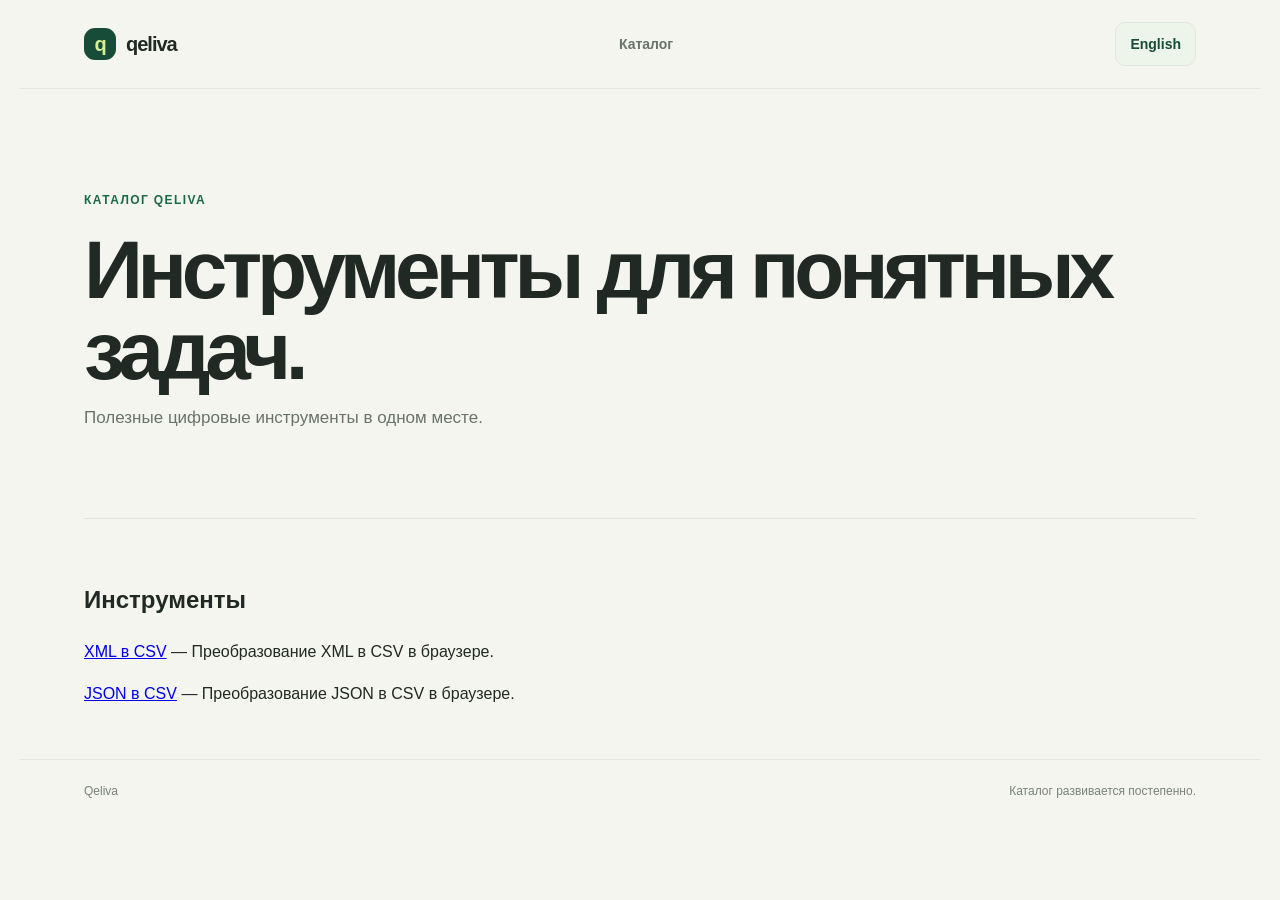
<file: index.html>
<!DOCTYPE html><html lang="ru"><head><meta charset="utf-8"><meta http-equiv="refresh" content="0;url=/ru/"><meta name="robots" content="noindex,follow"><title>Qeliva</title><link rel="icon" href="/favicon.svg" type="image/svg+xml"><link rel="canonical" href="https://qeliva.com/ru/"></head><body><a href="/ru/">Продолжить на русском / Continue in Russian</a></body></html>
</file>
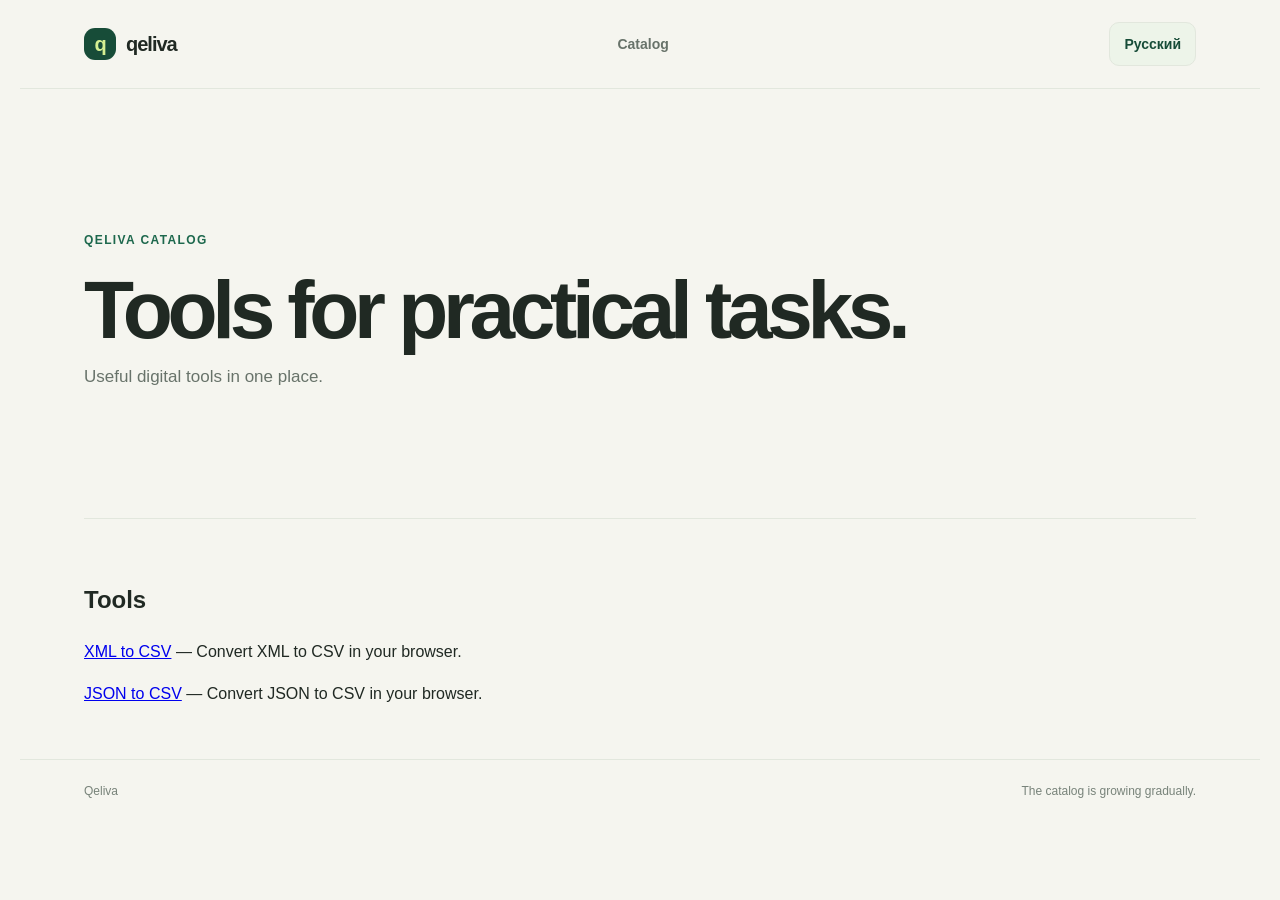
<file: en/index.html>
<!DOCTYPE html><html lang="en"><head><meta charset="utf-8"><meta name="viewport" content="width=device-width, initial-scale=1"><meta name="robots" content="noindex,follow"><meta name="googlebot" content="noindex,follow"><title>Qeliva — Digital tools</title><meta name="description" content="A catalog of useful digital tools."><link rel="canonical" href="https://qeliva.com/en/"><link rel="alternate" hreflang="ru" href="https://qeliva.com/ru/"><link rel="alternate" hreflang="en" href="https://qeliva.com/en/"><link rel="icon" type="image/svg+xml" href="/favicon.svg"><meta property="og:type" content="website"><meta property="og:locale" content="en_US"><meta property="og:site_name" content="Qeliva"><meta property="og:title" content="Qeliva — Digital tools"><meta property="og:description" content="A catalog of useful digital tools."><meta property="og:url" content="https://qeliva.com/en/"><link rel="stylesheet" href="/_astro/tools.CypoteHq.css"><style>.xml-tool[data-astro-cid-jeld22q7]{max-width:900px;margin:auto;padding:54px 0 70px}.xml-tool[data-astro-cid-jeld22q7] h1[data-astro-cid-jeld22q7]{letter-spacing:-.06em;margin:18px 0;font-size:clamp(38px,7vw,64px);line-height:1.05}.xml-tool[data-astro-cid-jeld22q7]>p[data-astro-cid-jeld22q7]:not(.eyebrow){color:var(--muted)}.xml-tool[data-astro-cid-jeld22q7]>label[data-astro-cid-jeld22q7]{margin:20px 0 8px;font-weight:700;display:block}textarea[data-astro-cid-jeld22q7]{resize:vertical;border:1px solid var(--line);width:100%;min-height:200px;color:var(--ink);background:#fbfcf8;border-radius:12px;padding:14px;font:14px/1.5 ui-monospace,monospace}.controls[data-astro-cid-jeld22q7]{flex-wrap:wrap;align-items:end;gap:12px;margin-top:18px;display:flex}.controls[data-astro-cid-jeld22q7]>label[data-astro-cid-jeld22q7]{color:var(--muted);gap:5px;font-size:13px;display:grid}select[data-astro-cid-jeld22q7],button[data-astro-cid-jeld22q7],.file[data-astro-cid-jeld22q7]{font:inherit;border:1px solid var(--line);color:var(--ink);background:#fff;border-radius:10px;min-height:44px;padding:10px 12px}.file[data-astro-cid-jeld22q7]{cursor:pointer;align-items:center;display:inline-flex}.file[data-astro-cid-jeld22q7] input[data-astro-cid-jeld22q7]{opacity:0;width:1px;height:1px;position:absolute}.file[data-astro-cid-jeld22q7]:focus-within{outline-offset:3px;outline:3px solid #92b86b}.check[data-astro-cid-jeld22q7]{align-items:center;max-width:270px;min-height:44px;display:flex!important}.check[data-astro-cid-jeld22q7] input[data-astro-cid-jeld22q7]{width:18px;height:18px;accent-color:var(--green)}button[data-astro-cid-jeld22q7]{background:var(--green);color:#fff;cursor:pointer;border:0;padding-inline:20px;font-weight:700}.notice[data-astro-cid-jeld22q7]{margin:14px 0;font-size:13px}.table-wrap[data-astro-cid-jeld22q7]{border:1px solid var(--line);border-radius:12px;max-width:100%;overflow:auto}table[data-astro-cid-jeld22q7]{border-collapse:collapse;width:100%;font-size:14px}th[data-astro-cid-jeld22q7],td[data-astro-cid-jeld22q7]{text-align:left;border-bottom:1px solid var(--line);overflow-wrap:anywhere;max-width:280px;padding:9px 12px}th[data-astro-cid-jeld22q7]{background:var(--light)}#download[data-astro-cid-jeld22q7]{margin-top:16px}[data-astro-cid-jeld22q7]:focus-visible{outline-offset:3px;outline:3px solid #92b86b}@media (width<=600px){.xml-tool[data-astro-cid-jeld22q7]{padding-top:34px}.controls[data-astro-cid-jeld22q7]>[data-astro-cid-jeld22q7]{width:100%}}@media (prefers-reduced-motion:reduce){[data-astro-cid-jeld22q7],[data-astro-cid-jeld22q7]:before,[data-astro-cid-jeld22q7]:after{scroll-behavior:auto!important;transition:none!important;animation:none!important}}
.json-tool[data-astro-cid-n4jsj2m6]{max-width:900px;margin:auto;padding:54px 0 70px}.json-tool[data-astro-cid-n4jsj2m6] h1[data-astro-cid-n4jsj2m6]{letter-spacing:-.06em;margin:18px 0;font-size:clamp(38px,7vw,64px);line-height:1.05}.json-tool[data-astro-cid-n4jsj2m6]>p[data-astro-cid-n4jsj2m6]:not(.eyebrow){color:var(--muted)}.json-tool[data-astro-cid-n4jsj2m6]>label[data-astro-cid-n4jsj2m6]{margin:20px 0 8px;font-weight:700;display:block}textarea[data-astro-cid-n4jsj2m6]{resize:vertical;border:1px solid var(--line);width:100%;min-height:200px;color:var(--ink);background:#fbfcf8;border-radius:12px;padding:14px;font:14px/1.5 ui-monospace,monospace}.controls[data-astro-cid-n4jsj2m6]{flex-wrap:wrap;align-items:end;gap:12px;margin-top:18px;display:flex}.controls[data-astro-cid-n4jsj2m6]>label[data-astro-cid-n4jsj2m6]{color:var(--muted);gap:5px;font-size:13px;display:grid}select[data-astro-cid-n4jsj2m6],button[data-astro-cid-n4jsj2m6],.file[data-astro-cid-n4jsj2m6]{font:inherit;border:1px solid var(--line);color:var(--ink);background:#fff;border-radius:10px;min-height:44px;padding:10px 12px}.file[data-astro-cid-n4jsj2m6]{cursor:pointer;align-items:center;display:inline-flex}.file[data-astro-cid-n4jsj2m6] input[data-astro-cid-n4jsj2m6]{opacity:0;width:1px;height:1px;position:absolute}.file[data-astro-cid-n4jsj2m6]:focus-within{outline-offset:3px;outline:3px solid #92b86b}.check[data-astro-cid-n4jsj2m6]{align-items:center;max-width:300px;min-height:44px;display:flex!important}.check[data-astro-cid-n4jsj2m6] input[data-astro-cid-n4jsj2m6]{width:18px;height:18px;accent-color:var(--green)}button[data-astro-cid-n4jsj2m6]{background:var(--green);color:#fff;cursor:pointer;border:0;padding-inline:20px;font-weight:700}.notice[data-astro-cid-n4jsj2m6]{margin:14px 0;font-size:13px}.table-wrap[data-astro-cid-n4jsj2m6]{border:1px solid var(--line);border-radius:12px;max-width:100%;overflow:auto}table[data-astro-cid-n4jsj2m6]{border-collapse:collapse;width:100%;font-size:14px}th[data-astro-cid-n4jsj2m6],td[data-astro-cid-n4jsj2m6]{text-align:left;border-bottom:1px solid var(--line);overflow-wrap:anywhere;max-width:280px;padding:9px 12px}th[data-astro-cid-n4jsj2m6]{background:var(--light)}#download[data-astro-cid-n4jsj2m6]{margin-top:16px}[data-astro-cid-n4jsj2m6]:focus-visible{outline-offset:3px;outline:3px solid #92b86b}@media (width<=600px){.json-tool[data-astro-cid-n4jsj2m6]{padding-top:34px}.controls[data-astro-cid-n4jsj2m6]>[data-astro-cid-n4jsj2m6]{width:100%}}@media (prefers-reduced-motion:reduce){[data-astro-cid-n4jsj2m6],[data-astro-cid-n4jsj2m6]:before,[data-astro-cid-n4jsj2m6]:after{scroll-behavior:auto!important;transition:none!important;animation:none!important}}
</style></head><body><a class="skip-link" href="#main">Skip to content</a><header class="site-header"><a class="brand" href="/en/" aria-label="Qeliva home"><span class="brand-mark" aria-hidden="true">q</span><span>qeliva</span></a><nav aria-label="Main navigation"><a href="/en/">Catalog</a></nav><a class="language-switch" href="/ru/" lang="ru" aria-label="Переключить на русский">Русский</a></header><main id="main" class="page-shell"><section class="intro"><p class="eyebrow">Qeliva catalog</p><h1>Tools for practical tasks.</h1><p class="intro-copy">Useful digital tools in one place.</p></section><section class="catalog"><h2>Tools</h2><p><a href="/en/tools/xml-to-csv/">XML to CSV</a> — Convert XML to CSV in your browser.</p><p><a href="/en/tools/json-to-csv/">JSON to CSV</a> — Convert JSON to CSV in your browser.</p></section></main><footer class="site-footer"><span>Qeliva</span><span>The catalog is growing gradually.</span></footer></body></html>
</file>
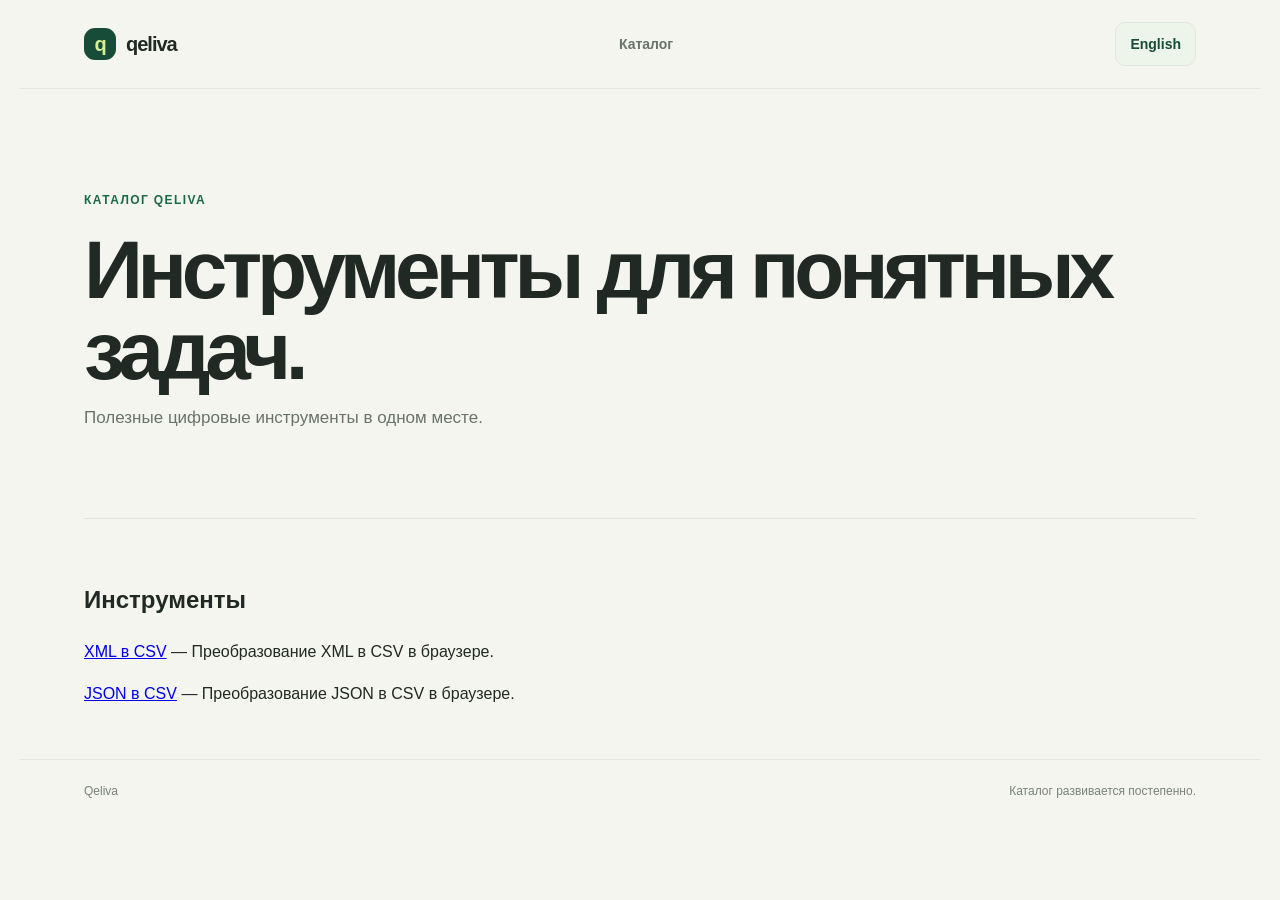
<file: ru/index.html>
<!DOCTYPE html><html lang="ru"><head><meta charset="utf-8"><meta name="viewport" content="width=device-width, initial-scale=1"><meta name="robots" content="noindex,follow"><meta name="googlebot" content="noindex,follow"><title>Qeliva — каталог цифровых инструментов</title><meta name="description" content="Каталог полезных цифровых инструментов."><link rel="canonical" href="https://qeliva.com/ru/"><link rel="alternate" hreflang="ru" href="https://qeliva.com/ru/"><link rel="alternate" hreflang="en" href="https://qeliva.com/en/"><link rel="icon" type="image/svg+xml" href="/favicon.svg"><meta property="og:type" content="website"><meta property="og:locale" content="ru_RU"><meta property="og:site_name" content="Qeliva"><meta property="og:title" content="Qeliva — каталог цифровых инструментов"><meta property="og:description" content="Каталог полезных цифровых инструментов."><meta property="og:url" content="https://qeliva.com/ru/"><link rel="stylesheet" href="/_astro/tools.CypoteHq.css"><style>.xml-tool[data-astro-cid-jeld22q7]{max-width:900px;margin:auto;padding:54px 0 70px}.xml-tool[data-astro-cid-jeld22q7] h1[data-astro-cid-jeld22q7]{letter-spacing:-.06em;margin:18px 0;font-size:clamp(38px,7vw,64px);line-height:1.05}.xml-tool[data-astro-cid-jeld22q7]>p[data-astro-cid-jeld22q7]:not(.eyebrow){color:var(--muted)}.xml-tool[data-astro-cid-jeld22q7]>label[data-astro-cid-jeld22q7]{margin:20px 0 8px;font-weight:700;display:block}textarea[data-astro-cid-jeld22q7]{resize:vertical;border:1px solid var(--line);width:100%;min-height:200px;color:var(--ink);background:#fbfcf8;border-radius:12px;padding:14px;font:14px/1.5 ui-monospace,monospace}.controls[data-astro-cid-jeld22q7]{flex-wrap:wrap;align-items:end;gap:12px;margin-top:18px;display:flex}.controls[data-astro-cid-jeld22q7]>label[data-astro-cid-jeld22q7]{color:var(--muted);gap:5px;font-size:13px;display:grid}select[data-astro-cid-jeld22q7],button[data-astro-cid-jeld22q7],.file[data-astro-cid-jeld22q7]{font:inherit;border:1px solid var(--line);color:var(--ink);background:#fff;border-radius:10px;min-height:44px;padding:10px 12px}.file[data-astro-cid-jeld22q7]{cursor:pointer;align-items:center;display:inline-flex}.file[data-astro-cid-jeld22q7] input[data-astro-cid-jeld22q7]{opacity:0;width:1px;height:1px;position:absolute}.file[data-astro-cid-jeld22q7]:focus-within{outline-offset:3px;outline:3px solid #92b86b}.check[data-astro-cid-jeld22q7]{align-items:center;max-width:270px;min-height:44px;display:flex!important}.check[data-astro-cid-jeld22q7] input[data-astro-cid-jeld22q7]{width:18px;height:18px;accent-color:var(--green)}button[data-astro-cid-jeld22q7]{background:var(--green);color:#fff;cursor:pointer;border:0;padding-inline:20px;font-weight:700}.notice[data-astro-cid-jeld22q7]{margin:14px 0;font-size:13px}.table-wrap[data-astro-cid-jeld22q7]{border:1px solid var(--line);border-radius:12px;max-width:100%;overflow:auto}table[data-astro-cid-jeld22q7]{border-collapse:collapse;width:100%;font-size:14px}th[data-astro-cid-jeld22q7],td[data-astro-cid-jeld22q7]{text-align:left;border-bottom:1px solid var(--line);overflow-wrap:anywhere;max-width:280px;padding:9px 12px}th[data-astro-cid-jeld22q7]{background:var(--light)}#download[data-astro-cid-jeld22q7]{margin-top:16px}[data-astro-cid-jeld22q7]:focus-visible{outline-offset:3px;outline:3px solid #92b86b}@media (width<=600px){.xml-tool[data-astro-cid-jeld22q7]{padding-top:34px}.controls[data-astro-cid-jeld22q7]>[data-astro-cid-jeld22q7]{width:100%}}@media (prefers-reduced-motion:reduce){[data-astro-cid-jeld22q7],[data-astro-cid-jeld22q7]:before,[data-astro-cid-jeld22q7]:after{scroll-behavior:auto!important;transition:none!important;animation:none!important}}
.json-tool[data-astro-cid-n4jsj2m6]{max-width:900px;margin:auto;padding:54px 0 70px}.json-tool[data-astro-cid-n4jsj2m6] h1[data-astro-cid-n4jsj2m6]{letter-spacing:-.06em;margin:18px 0;font-size:clamp(38px,7vw,64px);line-height:1.05}.json-tool[data-astro-cid-n4jsj2m6]>p[data-astro-cid-n4jsj2m6]:not(.eyebrow){color:var(--muted)}.json-tool[data-astro-cid-n4jsj2m6]>label[data-astro-cid-n4jsj2m6]{margin:20px 0 8px;font-weight:700;display:block}textarea[data-astro-cid-n4jsj2m6]{resize:vertical;border:1px solid var(--line);width:100%;min-height:200px;color:var(--ink);background:#fbfcf8;border-radius:12px;padding:14px;font:14px/1.5 ui-monospace,monospace}.controls[data-astro-cid-n4jsj2m6]{flex-wrap:wrap;align-items:end;gap:12px;margin-top:18px;display:flex}.controls[data-astro-cid-n4jsj2m6]>label[data-astro-cid-n4jsj2m6]{color:var(--muted);gap:5px;font-size:13px;display:grid}select[data-astro-cid-n4jsj2m6],button[data-astro-cid-n4jsj2m6],.file[data-astro-cid-n4jsj2m6]{font:inherit;border:1px solid var(--line);color:var(--ink);background:#fff;border-radius:10px;min-height:44px;padding:10px 12px}.file[data-astro-cid-n4jsj2m6]{cursor:pointer;align-items:center;display:inline-flex}.file[data-astro-cid-n4jsj2m6] input[data-astro-cid-n4jsj2m6]{opacity:0;width:1px;height:1px;position:absolute}.file[data-astro-cid-n4jsj2m6]:focus-within{outline-offset:3px;outline:3px solid #92b86b}.check[data-astro-cid-n4jsj2m6]{align-items:center;max-width:300px;min-height:44px;display:flex!important}.check[data-astro-cid-n4jsj2m6] input[data-astro-cid-n4jsj2m6]{width:18px;height:18px;accent-color:var(--green)}button[data-astro-cid-n4jsj2m6]{background:var(--green);color:#fff;cursor:pointer;border:0;padding-inline:20px;font-weight:700}.notice[data-astro-cid-n4jsj2m6]{margin:14px 0;font-size:13px}.table-wrap[data-astro-cid-n4jsj2m6]{border:1px solid var(--line);border-radius:12px;max-width:100%;overflow:auto}table[data-astro-cid-n4jsj2m6]{border-collapse:collapse;width:100%;font-size:14px}th[data-astro-cid-n4jsj2m6],td[data-astro-cid-n4jsj2m6]{text-align:left;border-bottom:1px solid var(--line);overflow-wrap:anywhere;max-width:280px;padding:9px 12px}th[data-astro-cid-n4jsj2m6]{background:var(--light)}#download[data-astro-cid-n4jsj2m6]{margin-top:16px}[data-astro-cid-n4jsj2m6]:focus-visible{outline-offset:3px;outline:3px solid #92b86b}@media (width<=600px){.json-tool[data-astro-cid-n4jsj2m6]{padding-top:34px}.controls[data-astro-cid-n4jsj2m6]>[data-astro-cid-n4jsj2m6]{width:100%}}@media (prefers-reduced-motion:reduce){[data-astro-cid-n4jsj2m6],[data-astro-cid-n4jsj2m6]:before,[data-astro-cid-n4jsj2m6]:after{scroll-behavior:auto!important;transition:none!important;animation:none!important}}
</style></head><body><a class="skip-link" href="#main">Перейти к содержимому</a><header class="site-header"><a class="brand" href="/ru/" aria-label="Qeliva home"><span class="brand-mark" aria-hidden="true">q</span><span>qeliva</span></a><nav aria-label="Основная навигация"><a href="/ru/">Каталог</a></nav><a class="language-switch" href="/en/" lang="en" aria-label="Switch to English">English</a></header><main id="main" class="page-shell"><section class="intro"><p class="eyebrow">Каталог Qeliva</p><h1>Инструменты для понятных задач.</h1><p class="intro-copy">Полезные цифровые инструменты в одном месте.</p></section><section class="catalog"><h2>Инструменты</h2><p><a href="/ru/tools/xml-to-csv/">XML в CSV</a> — Преобразование XML в CSV в браузере.</p><p><a href="/ru/tools/json-to-csv/">JSON в CSV</a> — Преобразование JSON в CSV в браузере.</p></section></main><footer class="site-footer"><span>Qeliva</span><span>Каталог развивается постепенно.</span></footer></body></html>
</file>
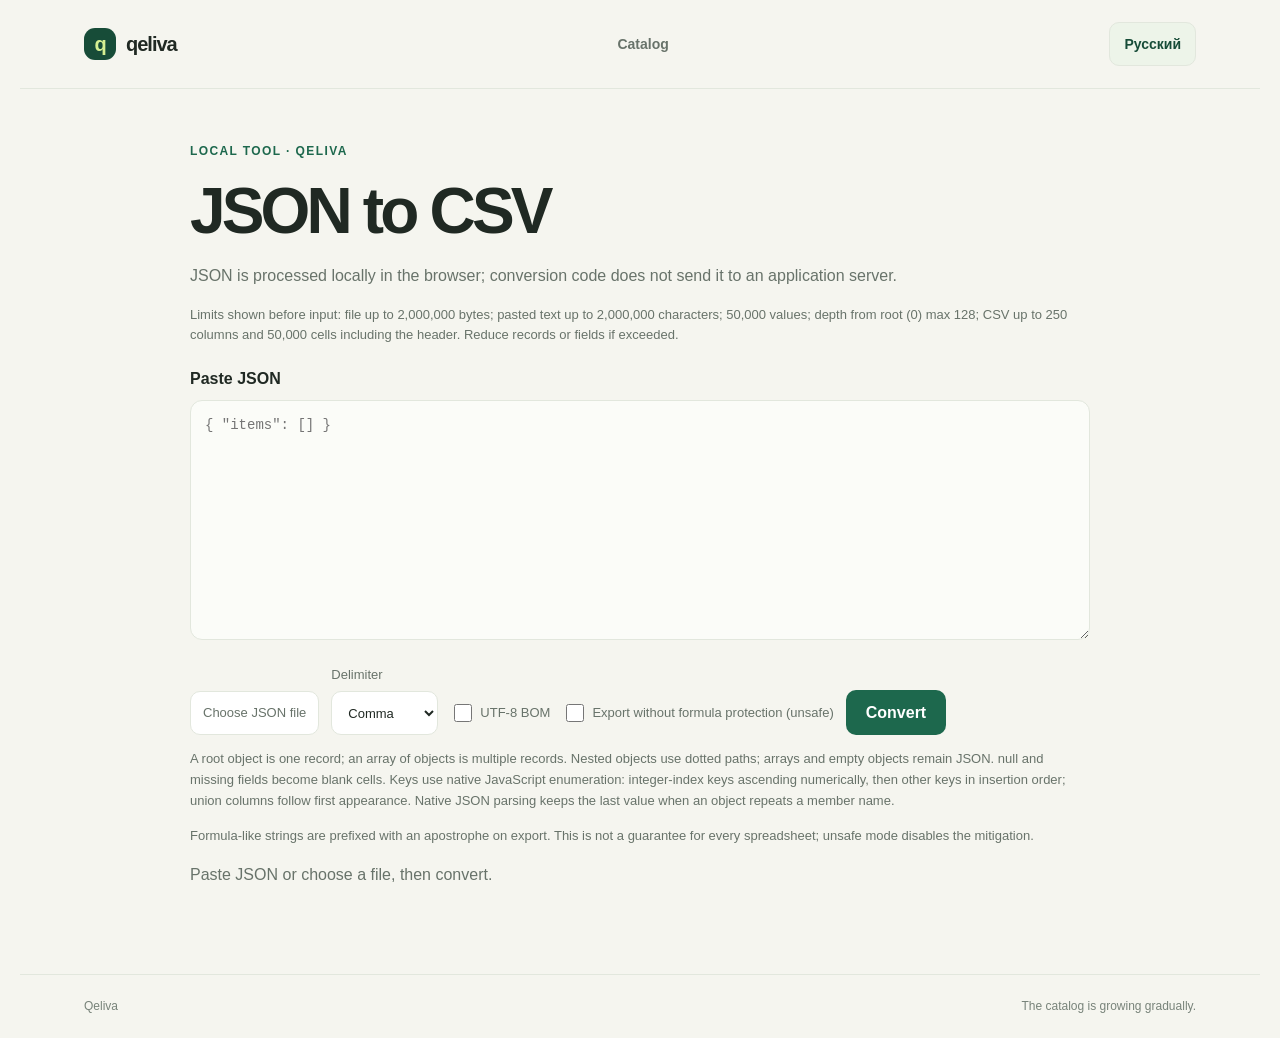
<file: en/tools/json-to-csv/index.html>
<!DOCTYPE html><html lang="en"><head><meta charset="utf-8"><meta name="viewport" content="width=device-width, initial-scale=1"><meta name="robots" content="noindex,follow"><meta name="googlebot" content="noindex,follow"><title>JSON to CSV — Qeliva</title><meta name="description" content="JSON is processed locally in the browser; conversion code does not send it to an application server."><link rel="canonical" href="https://qeliva.com/en/tools/json-to-csv/"><link rel="alternate" hreflang="ru" href="https://qeliva.com/ru/tools/json-to-csv/"><link rel="alternate" hreflang="en" href="https://qeliva.com/en/tools/json-to-csv/"><link rel="icon" type="image/svg+xml" href="/favicon.svg"><meta property="og:type" content="website"><meta property="og:locale" content="en_US"><meta property="og:site_name" content="Qeliva"><meta property="og:title" content="JSON to CSV — Qeliva"><meta property="og:description" content="JSON is processed locally in the browser; conversion code does not send it to an application server."><meta property="og:url" content="https://qeliva.com/en/tools/json-to-csv/"><link rel="stylesheet" href="/_astro/tools.CypoteHq.css"><style>.xml-tool[data-astro-cid-jeld22q7]{max-width:900px;margin:auto;padding:54px 0 70px}.xml-tool[data-astro-cid-jeld22q7] h1[data-astro-cid-jeld22q7]{letter-spacing:-.06em;margin:18px 0;font-size:clamp(38px,7vw,64px);line-height:1.05}.xml-tool[data-astro-cid-jeld22q7]>p[data-astro-cid-jeld22q7]:not(.eyebrow){color:var(--muted)}.xml-tool[data-astro-cid-jeld22q7]>label[data-astro-cid-jeld22q7]{margin:20px 0 8px;font-weight:700;display:block}textarea[data-astro-cid-jeld22q7]{resize:vertical;border:1px solid var(--line);width:100%;min-height:200px;color:var(--ink);background:#fbfcf8;border-radius:12px;padding:14px;font:14px/1.5 ui-monospace,monospace}.controls[data-astro-cid-jeld22q7]{flex-wrap:wrap;align-items:end;gap:12px;margin-top:18px;display:flex}.controls[data-astro-cid-jeld22q7]>label[data-astro-cid-jeld22q7]{color:var(--muted);gap:5px;font-size:13px;display:grid}select[data-astro-cid-jeld22q7],button[data-astro-cid-jeld22q7],.file[data-astro-cid-jeld22q7]{font:inherit;border:1px solid var(--line);color:var(--ink);background:#fff;border-radius:10px;min-height:44px;padding:10px 12px}.file[data-astro-cid-jeld22q7]{cursor:pointer;align-items:center;display:inline-flex}.file[data-astro-cid-jeld22q7] input[data-astro-cid-jeld22q7]{opacity:0;width:1px;height:1px;position:absolute}.file[data-astro-cid-jeld22q7]:focus-within{outline-offset:3px;outline:3px solid #92b86b}.check[data-astro-cid-jeld22q7]{align-items:center;max-width:270px;min-height:44px;display:flex!important}.check[data-astro-cid-jeld22q7] input[data-astro-cid-jeld22q7]{width:18px;height:18px;accent-color:var(--green)}button[data-astro-cid-jeld22q7]{background:var(--green);color:#fff;cursor:pointer;border:0;padding-inline:20px;font-weight:700}.notice[data-astro-cid-jeld22q7]{margin:14px 0;font-size:13px}.table-wrap[data-astro-cid-jeld22q7]{border:1px solid var(--line);border-radius:12px;max-width:100%;overflow:auto}table[data-astro-cid-jeld22q7]{border-collapse:collapse;width:100%;font-size:14px}th[data-astro-cid-jeld22q7],td[data-astro-cid-jeld22q7]{text-align:left;border-bottom:1px solid var(--line);overflow-wrap:anywhere;max-width:280px;padding:9px 12px}th[data-astro-cid-jeld22q7]{background:var(--light)}#download[data-astro-cid-jeld22q7]{margin-top:16px}[data-astro-cid-jeld22q7]:focus-visible{outline-offset:3px;outline:3px solid #92b86b}@media (width<=600px){.xml-tool[data-astro-cid-jeld22q7]{padding-top:34px}.controls[data-astro-cid-jeld22q7]>[data-astro-cid-jeld22q7]{width:100%}}@media (prefers-reduced-motion:reduce){[data-astro-cid-jeld22q7],[data-astro-cid-jeld22q7]:before,[data-astro-cid-jeld22q7]:after{scroll-behavior:auto!important;transition:none!important;animation:none!important}}
.json-tool[data-astro-cid-n4jsj2m6]{max-width:900px;margin:auto;padding:54px 0 70px}.json-tool[data-astro-cid-n4jsj2m6] h1[data-astro-cid-n4jsj2m6]{letter-spacing:-.06em;margin:18px 0;font-size:clamp(38px,7vw,64px);line-height:1.05}.json-tool[data-astro-cid-n4jsj2m6]>p[data-astro-cid-n4jsj2m6]:not(.eyebrow){color:var(--muted)}.json-tool[data-astro-cid-n4jsj2m6]>label[data-astro-cid-n4jsj2m6]{margin:20px 0 8px;font-weight:700;display:block}textarea[data-astro-cid-n4jsj2m6]{resize:vertical;border:1px solid var(--line);width:100%;min-height:200px;color:var(--ink);background:#fbfcf8;border-radius:12px;padding:14px;font:14px/1.5 ui-monospace,monospace}.controls[data-astro-cid-n4jsj2m6]{flex-wrap:wrap;align-items:end;gap:12px;margin-top:18px;display:flex}.controls[data-astro-cid-n4jsj2m6]>label[data-astro-cid-n4jsj2m6]{color:var(--muted);gap:5px;font-size:13px;display:grid}select[data-astro-cid-n4jsj2m6],button[data-astro-cid-n4jsj2m6],.file[data-astro-cid-n4jsj2m6]{font:inherit;border:1px solid var(--line);color:var(--ink);background:#fff;border-radius:10px;min-height:44px;padding:10px 12px}.file[data-astro-cid-n4jsj2m6]{cursor:pointer;align-items:center;display:inline-flex}.file[data-astro-cid-n4jsj2m6] input[data-astro-cid-n4jsj2m6]{opacity:0;width:1px;height:1px;position:absolute}.file[data-astro-cid-n4jsj2m6]:focus-within{outline-offset:3px;outline:3px solid #92b86b}.check[data-astro-cid-n4jsj2m6]{align-items:center;max-width:300px;min-height:44px;display:flex!important}.check[data-astro-cid-n4jsj2m6] input[data-astro-cid-n4jsj2m6]{width:18px;height:18px;accent-color:var(--green)}button[data-astro-cid-n4jsj2m6]{background:var(--green);color:#fff;cursor:pointer;border:0;padding-inline:20px;font-weight:700}.notice[data-astro-cid-n4jsj2m6]{margin:14px 0;font-size:13px}.table-wrap[data-astro-cid-n4jsj2m6]{border:1px solid var(--line);border-radius:12px;max-width:100%;overflow:auto}table[data-astro-cid-n4jsj2m6]{border-collapse:collapse;width:100%;font-size:14px}th[data-astro-cid-n4jsj2m6],td[data-astro-cid-n4jsj2m6]{text-align:left;border-bottom:1px solid var(--line);overflow-wrap:anywhere;max-width:280px;padding:9px 12px}th[data-astro-cid-n4jsj2m6]{background:var(--light)}#download[data-astro-cid-n4jsj2m6]{margin-top:16px}[data-astro-cid-n4jsj2m6]:focus-visible{outline-offset:3px;outline:3px solid #92b86b}@media (width<=600px){.json-tool[data-astro-cid-n4jsj2m6]{padding-top:34px}.controls[data-astro-cid-n4jsj2m6]>[data-astro-cid-n4jsj2m6]{width:100%}}@media (prefers-reduced-motion:reduce){[data-astro-cid-n4jsj2m6],[data-astro-cid-n4jsj2m6]:before,[data-astro-cid-n4jsj2m6]:after{scroll-behavior:auto!important;transition:none!important;animation:none!important}}
</style></head><body><a class="skip-link" href="#main">Skip to content</a><header class="site-header"><a class="brand" href="/en/" aria-label="Qeliva home"><span class="brand-mark" aria-hidden="true">q</span><span>qeliva</span></a><nav aria-label="Main navigation"><a href="/en/">Catalog</a></nav><a class="language-switch" href="/ru/tools/json-to-csv/" lang="ru" aria-label="Переключить на русский">Русский</a></header><main id="main" class="page-shell"><section class="json-tool" data-astro-cid-n4jsj2m6><p class="eyebrow" data-astro-cid-n4jsj2m6>LOCAL TOOL · QELIVA</p><h1 data-astro-cid-n4jsj2m6>JSON to CSV</h1><p data-astro-cid-n4jsj2m6>JSON is processed locally in the browser; conversion code does not send it to an application server.</p><p class="notice" data-astro-cid-n4jsj2m6>Limits shown before input: file up to 2,000,000 bytes; pasted text up to 2,000,000 characters; 50,000 values; depth from root (0) max 128; CSV up to 250 columns and 50,000 cells including the header. Reduce records or fields if exceeded.</p><label for="json" data-astro-cid-n4jsj2m6>Paste JSON</label><textarea id="json" rows="10" spellcheck="false" placeholder="{ &quot;items&quot;: [] }" data-astro-cid-n4jsj2m6></textarea><div class="controls" data-astro-cid-n4jsj2m6><label class="file" data-astro-cid-n4jsj2m6>Choose JSON file<input id="file" type="file" accept=".json,.txt,application/json,text/plain" data-astro-cid-n4jsj2m6></label><label data-astro-cid-n4jsj2m6>Delimiter<select id="delimiter" data-astro-cid-n4jsj2m6><option value="," data-astro-cid-n4jsj2m6>Comma</option><option value=";" data-astro-cid-n4jsj2m6>Semicolon</option><option value="&#9;" data-astro-cid-n4jsj2m6>Tab</option></select></label><label class="check" data-astro-cid-n4jsj2m6><input id="bom" type="checkbox" data-astro-cid-n4jsj2m6> UTF-8 BOM</label><label class="check" data-astro-cid-n4jsj2m6><input id="raw" type="checkbox" data-astro-cid-n4jsj2m6> Export without formula protection (unsafe)</label><button id="convert" type="button" data-astro-cid-n4jsj2m6>Convert</button></div><p class="notice" data-astro-cid-n4jsj2m6>A root object is one record; an array of objects is multiple records. Nested objects use dotted paths; arrays and empty objects remain JSON. null and missing fields become blank cells. Keys use native JavaScript enumeration: integer-index keys ascending numerically, then other keys in insertion order; union columns follow first appearance. Native JSON parsing keeps the last value when an object repeats a member name.</p><p class="notice" data-astro-cid-n4jsj2m6>Formula-like strings are prefixed with an apostrophe on export. This is not a guarantee for every spreadsheet; unsafe mode disables the mitigation.</p><p id="status" role="status" aria-live="polite" data-astro-cid-n4jsj2m6></p><section id="result" hidden data-astro-cid-n4jsj2m6><h2 data-astro-cid-n4jsj2m6>Preview (first 20 rows)</h2><div class="table-wrap" data-astro-cid-n4jsj2m6><table id="table" data-astro-cid-n4jsj2m6></table></div><button id="download" type="button" data-astro-cid-n4jsj2m6>Download CSV</button></section><p id="empty" data-astro-cid-n4jsj2m6>Paste JSON or choose a file, then convert.</p></section><script type="module" src="/_astro/Tool.astro_astro_type_script_index_0_lang.pGhNl9WK.js"></script></main><footer class="site-footer"><span>Qeliva</span><span>The catalog is growing gradually.</span></footer></body></html>
</file>
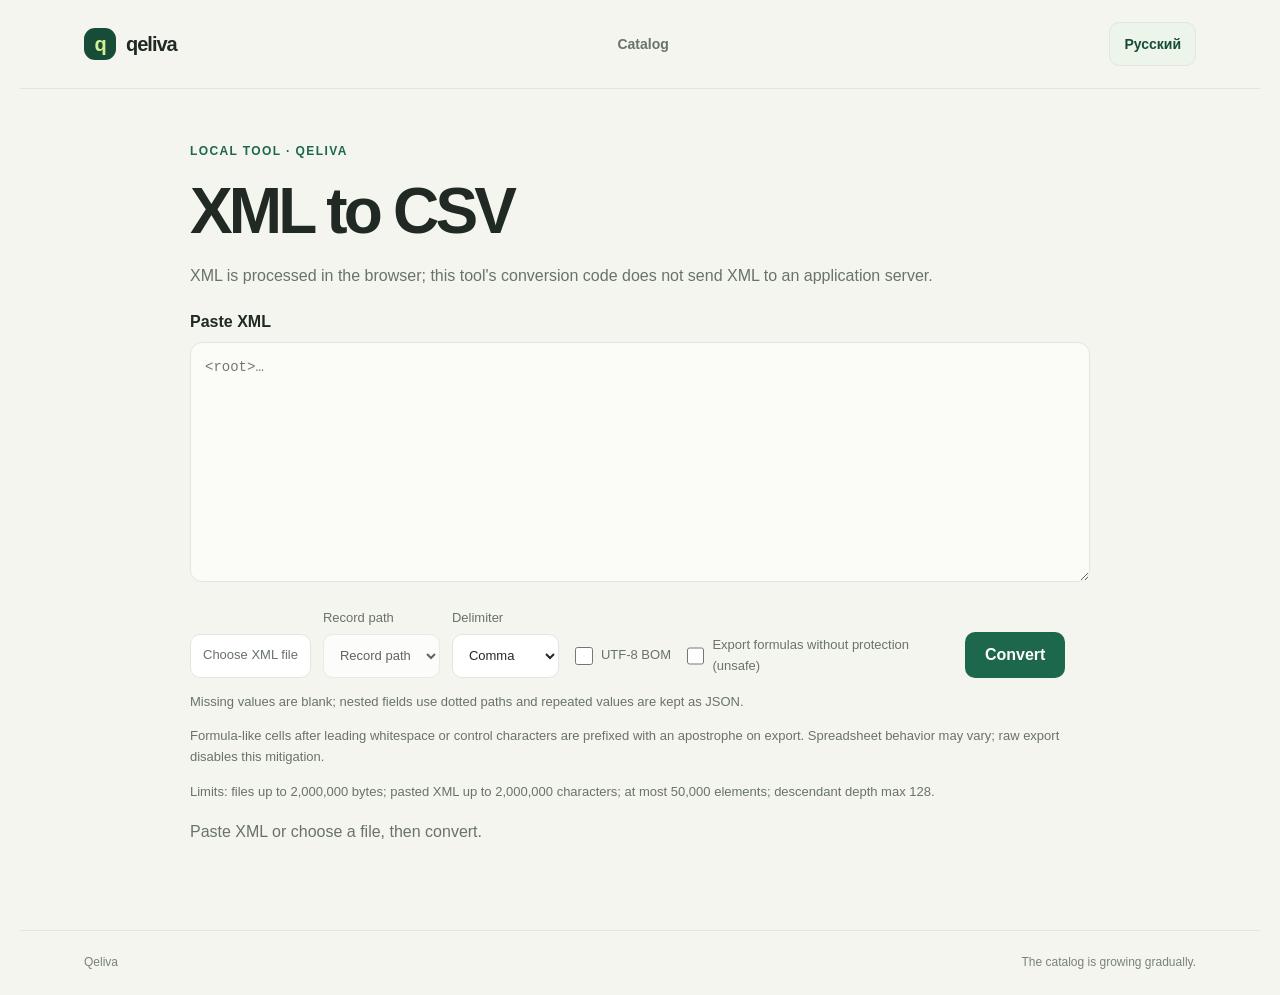
<file: en/tools/xml-to-csv/index.html>
<!DOCTYPE html><html lang="en"><head><meta charset="utf-8"><meta name="viewport" content="width=device-width, initial-scale=1"><meta name="robots" content="noindex,follow"><meta name="googlebot" content="noindex,follow"><title>XML to CSV — Qeliva</title><meta name="description" content="XML is processed in the browser; this tool's conversion code does not send XML to an application server."><link rel="canonical" href="https://qeliva.com/en/tools/xml-to-csv/"><link rel="alternate" hreflang="ru" href="https://qeliva.com/ru/tools/xml-to-csv/"><link rel="alternate" hreflang="en" href="https://qeliva.com/en/tools/xml-to-csv/"><link rel="icon" type="image/svg+xml" href="/favicon.svg"><meta property="og:type" content="website"><meta property="og:locale" content="en_US"><meta property="og:site_name" content="Qeliva"><meta property="og:title" content="XML to CSV — Qeliva"><meta property="og:description" content="XML is processed in the browser; this tool's conversion code does not send XML to an application server."><meta property="og:url" content="https://qeliva.com/en/tools/xml-to-csv/"><link rel="stylesheet" href="/_astro/tools.CypoteHq.css"><style>.xml-tool[data-astro-cid-jeld22q7]{max-width:900px;margin:auto;padding:54px 0 70px}.xml-tool[data-astro-cid-jeld22q7] h1[data-astro-cid-jeld22q7]{letter-spacing:-.06em;margin:18px 0;font-size:clamp(38px,7vw,64px);line-height:1.05}.xml-tool[data-astro-cid-jeld22q7]>p[data-astro-cid-jeld22q7]:not(.eyebrow){color:var(--muted)}.xml-tool[data-astro-cid-jeld22q7]>label[data-astro-cid-jeld22q7]{margin:20px 0 8px;font-weight:700;display:block}textarea[data-astro-cid-jeld22q7]{resize:vertical;border:1px solid var(--line);width:100%;min-height:200px;color:var(--ink);background:#fbfcf8;border-radius:12px;padding:14px;font:14px/1.5 ui-monospace,monospace}.controls[data-astro-cid-jeld22q7]{flex-wrap:wrap;align-items:end;gap:12px;margin-top:18px;display:flex}.controls[data-astro-cid-jeld22q7]>label[data-astro-cid-jeld22q7]{color:var(--muted);gap:5px;font-size:13px;display:grid}select[data-astro-cid-jeld22q7],button[data-astro-cid-jeld22q7],.file[data-astro-cid-jeld22q7]{font:inherit;border:1px solid var(--line);color:var(--ink);background:#fff;border-radius:10px;min-height:44px;padding:10px 12px}.file[data-astro-cid-jeld22q7]{cursor:pointer;align-items:center;display:inline-flex}.file[data-astro-cid-jeld22q7] input[data-astro-cid-jeld22q7]{opacity:0;width:1px;height:1px;position:absolute}.file[data-astro-cid-jeld22q7]:focus-within{outline-offset:3px;outline:3px solid #92b86b}.check[data-astro-cid-jeld22q7]{align-items:center;max-width:270px;min-height:44px;display:flex!important}.check[data-astro-cid-jeld22q7] input[data-astro-cid-jeld22q7]{width:18px;height:18px;accent-color:var(--green)}button[data-astro-cid-jeld22q7]{background:var(--green);color:#fff;cursor:pointer;border:0;padding-inline:20px;font-weight:700}.notice[data-astro-cid-jeld22q7]{margin:14px 0;font-size:13px}.table-wrap[data-astro-cid-jeld22q7]{border:1px solid var(--line);border-radius:12px;max-width:100%;overflow:auto}table[data-astro-cid-jeld22q7]{border-collapse:collapse;width:100%;font-size:14px}th[data-astro-cid-jeld22q7],td[data-astro-cid-jeld22q7]{text-align:left;border-bottom:1px solid var(--line);overflow-wrap:anywhere;max-width:280px;padding:9px 12px}th[data-astro-cid-jeld22q7]{background:var(--light)}#download[data-astro-cid-jeld22q7]{margin-top:16px}[data-astro-cid-jeld22q7]:focus-visible{outline-offset:3px;outline:3px solid #92b86b}@media (width<=600px){.xml-tool[data-astro-cid-jeld22q7]{padding-top:34px}.controls[data-astro-cid-jeld22q7]>[data-astro-cid-jeld22q7]{width:100%}}@media (prefers-reduced-motion:reduce){[data-astro-cid-jeld22q7],[data-astro-cid-jeld22q7]:before,[data-astro-cid-jeld22q7]:after{scroll-behavior:auto!important;transition:none!important;animation:none!important}}
.json-tool[data-astro-cid-n4jsj2m6]{max-width:900px;margin:auto;padding:54px 0 70px}.json-tool[data-astro-cid-n4jsj2m6] h1[data-astro-cid-n4jsj2m6]{letter-spacing:-.06em;margin:18px 0;font-size:clamp(38px,7vw,64px);line-height:1.05}.json-tool[data-astro-cid-n4jsj2m6]>p[data-astro-cid-n4jsj2m6]:not(.eyebrow){color:var(--muted)}.json-tool[data-astro-cid-n4jsj2m6]>label[data-astro-cid-n4jsj2m6]{margin:20px 0 8px;font-weight:700;display:block}textarea[data-astro-cid-n4jsj2m6]{resize:vertical;border:1px solid var(--line);width:100%;min-height:200px;color:var(--ink);background:#fbfcf8;border-radius:12px;padding:14px;font:14px/1.5 ui-monospace,monospace}.controls[data-astro-cid-n4jsj2m6]{flex-wrap:wrap;align-items:end;gap:12px;margin-top:18px;display:flex}.controls[data-astro-cid-n4jsj2m6]>label[data-astro-cid-n4jsj2m6]{color:var(--muted);gap:5px;font-size:13px;display:grid}select[data-astro-cid-n4jsj2m6],button[data-astro-cid-n4jsj2m6],.file[data-astro-cid-n4jsj2m6]{font:inherit;border:1px solid var(--line);color:var(--ink);background:#fff;border-radius:10px;min-height:44px;padding:10px 12px}.file[data-astro-cid-n4jsj2m6]{cursor:pointer;align-items:center;display:inline-flex}.file[data-astro-cid-n4jsj2m6] input[data-astro-cid-n4jsj2m6]{opacity:0;width:1px;height:1px;position:absolute}.file[data-astro-cid-n4jsj2m6]:focus-within{outline-offset:3px;outline:3px solid #92b86b}.check[data-astro-cid-n4jsj2m6]{align-items:center;max-width:300px;min-height:44px;display:flex!important}.check[data-astro-cid-n4jsj2m6] input[data-astro-cid-n4jsj2m6]{width:18px;height:18px;accent-color:var(--green)}button[data-astro-cid-n4jsj2m6]{background:var(--green);color:#fff;cursor:pointer;border:0;padding-inline:20px;font-weight:700}.notice[data-astro-cid-n4jsj2m6]{margin:14px 0;font-size:13px}.table-wrap[data-astro-cid-n4jsj2m6]{border:1px solid var(--line);border-radius:12px;max-width:100%;overflow:auto}table[data-astro-cid-n4jsj2m6]{border-collapse:collapse;width:100%;font-size:14px}th[data-astro-cid-n4jsj2m6],td[data-astro-cid-n4jsj2m6]{text-align:left;border-bottom:1px solid var(--line);overflow-wrap:anywhere;max-width:280px;padding:9px 12px}th[data-astro-cid-n4jsj2m6]{background:var(--light)}#download[data-astro-cid-n4jsj2m6]{margin-top:16px}[data-astro-cid-n4jsj2m6]:focus-visible{outline-offset:3px;outline:3px solid #92b86b}@media (width<=600px){.json-tool[data-astro-cid-n4jsj2m6]{padding-top:34px}.controls[data-astro-cid-n4jsj2m6]>[data-astro-cid-n4jsj2m6]{width:100%}}@media (prefers-reduced-motion:reduce){[data-astro-cid-n4jsj2m6],[data-astro-cid-n4jsj2m6]:before,[data-astro-cid-n4jsj2m6]:after{scroll-behavior:auto!important;transition:none!important;animation:none!important}}
</style></head><body><a class="skip-link" href="#main">Skip to content</a><header class="site-header"><a class="brand" href="/en/" aria-label="Qeliva home"><span class="brand-mark" aria-hidden="true">q</span><span>qeliva</span></a><nav aria-label="Main navigation"><a href="/en/">Catalog</a></nav><a class="language-switch" href="/ru/tools/xml-to-csv/" lang="ru" aria-label="Переключить на русский">Русский</a></header><main id="main" class="page-shell"><section class="xml-tool" data-astro-cid-jeld22q7><p class="eyebrow" data-astro-cid-jeld22q7>LOCAL TOOL · QELIVA</p><h1 data-astro-cid-jeld22q7>XML to CSV</h1><p data-astro-cid-jeld22q7>XML is processed in the browser; this tool&#39;s conversion code does not send XML to an application server.</p><label for="xml" data-astro-cid-jeld22q7>Paste XML</label><textarea id="xml" rows="10" spellcheck="false" placeholder="&lt;root&gt;…" data-astro-cid-jeld22q7></textarea><div class="controls" data-astro-cid-jeld22q7><label class="file" data-astro-cid-jeld22q7>Choose XML file<input id="file" type="file" accept=".xml,.txt,text/xml,text/plain" data-astro-cid-jeld22q7></label><label data-astro-cid-jeld22q7>Record path<select id="record" disabled aria-label="Record path" data-astro-cid-jeld22q7><option value="" selected disabled data-astro-cid-jeld22q7>Record path</option></select></label><label data-astro-cid-jeld22q7>Delimiter<select id="delimiter" data-astro-cid-jeld22q7><option value="," data-astro-cid-jeld22q7>Comma</option><option value=";" data-astro-cid-jeld22q7>Semicolon</option><option value="&#9;" data-astro-cid-jeld22q7>Tab</option></select></label><label class="check" data-astro-cid-jeld22q7><input id="bom" type="checkbox" data-astro-cid-jeld22q7> UTF-8 BOM</label><label class="check" data-astro-cid-jeld22q7><input id="raw" type="checkbox" data-astro-cid-jeld22q7> Export formulas without protection (unsafe)</label><button id="convert" type="button" data-astro-cid-jeld22q7>Convert</button></div><p class="notice" data-astro-cid-jeld22q7>Missing values are blank; nested fields use dotted paths and repeated values are kept as JSON.</p><p class="notice" data-astro-cid-jeld22q7>Formula-like cells after leading whitespace or control characters are prefixed with an apostrophe on export. Spreadsheet behavior may vary; raw export disables this mitigation.</p><p class="notice" data-astro-cid-jeld22q7>Limits: files up to 2,000,000 bytes; pasted XML up to 2,000,000 characters; at most 50,000 elements; descendant depth max 128.</p><p id="status" role="status" aria-live="polite" data-astro-cid-jeld22q7></p><section id="result" hidden data-astro-cid-jeld22q7><h2 data-astro-cid-jeld22q7>Preview (first 20 rows)</h2><div class="table-wrap" data-astro-cid-jeld22q7><table id="table" data-astro-cid-jeld22q7></table></div><button id="download" type="button" data-astro-cid-jeld22q7>Download CSV</button></section><p id="empty" data-astro-cid-jeld22q7>Paste XML or choose a file, then convert.</p></section><script type="module" src="/_astro/Tool.astro_astro_type_script_index_0_lang.BRzMEY3-.js"></script></main><footer class="site-footer"><span>Qeliva</span><span>The catalog is growing gradually.</span></footer></body></html>
</file>
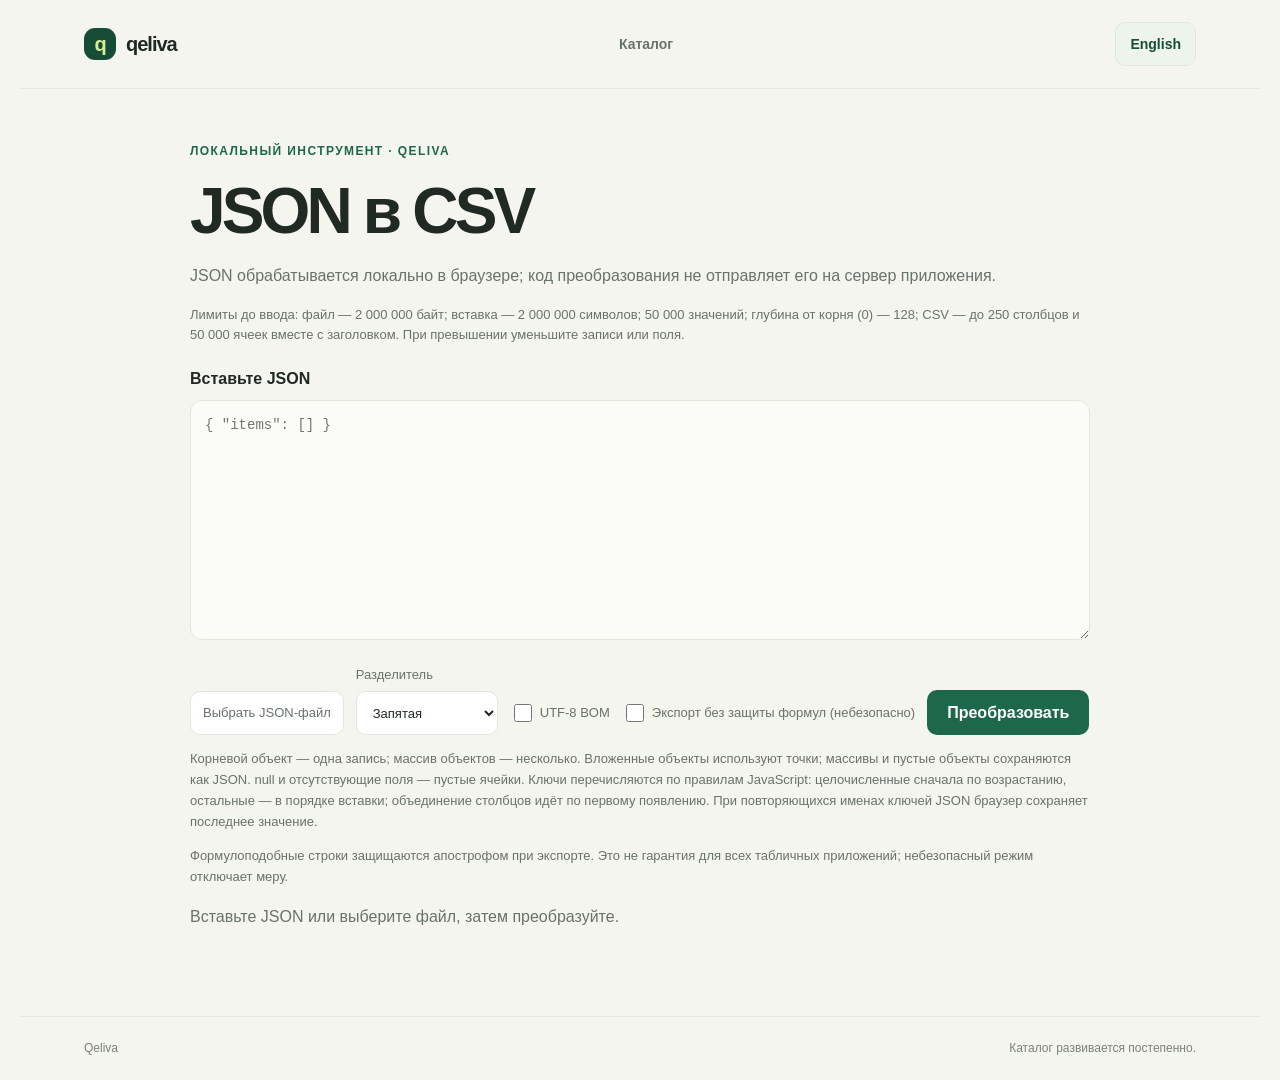
<file: ru/tools/json-to-csv/index.html>
<!DOCTYPE html><html lang="ru"><head><meta charset="utf-8"><meta name="viewport" content="width=device-width, initial-scale=1"><meta name="robots" content="noindex,follow"><meta name="googlebot" content="noindex,follow"><title>JSON в CSV — Qeliva</title><meta name="description" content="JSON обрабатывается локально в браузере; код преобразования не отправляет его на сервер приложения."><link rel="canonical" href="https://qeliva.com/ru/tools/json-to-csv/"><link rel="alternate" hreflang="ru" href="https://qeliva.com/ru/tools/json-to-csv/"><link rel="alternate" hreflang="en" href="https://qeliva.com/en/tools/json-to-csv/"><link rel="icon" type="image/svg+xml" href="/favicon.svg"><meta property="og:type" content="website"><meta property="og:locale" content="ru_RU"><meta property="og:site_name" content="Qeliva"><meta property="og:title" content="JSON в CSV — Qeliva"><meta property="og:description" content="JSON обрабатывается локально в браузере; код преобразования не отправляет его на сервер приложения."><meta property="og:url" content="https://qeliva.com/ru/tools/json-to-csv/"><link rel="stylesheet" href="/_astro/tools.CypoteHq.css"><style>.xml-tool[data-astro-cid-jeld22q7]{max-width:900px;margin:auto;padding:54px 0 70px}.xml-tool[data-astro-cid-jeld22q7] h1[data-astro-cid-jeld22q7]{letter-spacing:-.06em;margin:18px 0;font-size:clamp(38px,7vw,64px);line-height:1.05}.xml-tool[data-astro-cid-jeld22q7]>p[data-astro-cid-jeld22q7]:not(.eyebrow){color:var(--muted)}.xml-tool[data-astro-cid-jeld22q7]>label[data-astro-cid-jeld22q7]{margin:20px 0 8px;font-weight:700;display:block}textarea[data-astro-cid-jeld22q7]{resize:vertical;border:1px solid var(--line);width:100%;min-height:200px;color:var(--ink);background:#fbfcf8;border-radius:12px;padding:14px;font:14px/1.5 ui-monospace,monospace}.controls[data-astro-cid-jeld22q7]{flex-wrap:wrap;align-items:end;gap:12px;margin-top:18px;display:flex}.controls[data-astro-cid-jeld22q7]>label[data-astro-cid-jeld22q7]{color:var(--muted);gap:5px;font-size:13px;display:grid}select[data-astro-cid-jeld22q7],button[data-astro-cid-jeld22q7],.file[data-astro-cid-jeld22q7]{font:inherit;border:1px solid var(--line);color:var(--ink);background:#fff;border-radius:10px;min-height:44px;padding:10px 12px}.file[data-astro-cid-jeld22q7]{cursor:pointer;align-items:center;display:inline-flex}.file[data-astro-cid-jeld22q7] input[data-astro-cid-jeld22q7]{opacity:0;width:1px;height:1px;position:absolute}.file[data-astro-cid-jeld22q7]:focus-within{outline-offset:3px;outline:3px solid #92b86b}.check[data-astro-cid-jeld22q7]{align-items:center;max-width:270px;min-height:44px;display:flex!important}.check[data-astro-cid-jeld22q7] input[data-astro-cid-jeld22q7]{width:18px;height:18px;accent-color:var(--green)}button[data-astro-cid-jeld22q7]{background:var(--green);color:#fff;cursor:pointer;border:0;padding-inline:20px;font-weight:700}.notice[data-astro-cid-jeld22q7]{margin:14px 0;font-size:13px}.table-wrap[data-astro-cid-jeld22q7]{border:1px solid var(--line);border-radius:12px;max-width:100%;overflow:auto}table[data-astro-cid-jeld22q7]{border-collapse:collapse;width:100%;font-size:14px}th[data-astro-cid-jeld22q7],td[data-astro-cid-jeld22q7]{text-align:left;border-bottom:1px solid var(--line);overflow-wrap:anywhere;max-width:280px;padding:9px 12px}th[data-astro-cid-jeld22q7]{background:var(--light)}#download[data-astro-cid-jeld22q7]{margin-top:16px}[data-astro-cid-jeld22q7]:focus-visible{outline-offset:3px;outline:3px solid #92b86b}@media (width<=600px){.xml-tool[data-astro-cid-jeld22q7]{padding-top:34px}.controls[data-astro-cid-jeld22q7]>[data-astro-cid-jeld22q7]{width:100%}}@media (prefers-reduced-motion:reduce){[data-astro-cid-jeld22q7],[data-astro-cid-jeld22q7]:before,[data-astro-cid-jeld22q7]:after{scroll-behavior:auto!important;transition:none!important;animation:none!important}}
.json-tool[data-astro-cid-n4jsj2m6]{max-width:900px;margin:auto;padding:54px 0 70px}.json-tool[data-astro-cid-n4jsj2m6] h1[data-astro-cid-n4jsj2m6]{letter-spacing:-.06em;margin:18px 0;font-size:clamp(38px,7vw,64px);line-height:1.05}.json-tool[data-astro-cid-n4jsj2m6]>p[data-astro-cid-n4jsj2m6]:not(.eyebrow){color:var(--muted)}.json-tool[data-astro-cid-n4jsj2m6]>label[data-astro-cid-n4jsj2m6]{margin:20px 0 8px;font-weight:700;display:block}textarea[data-astro-cid-n4jsj2m6]{resize:vertical;border:1px solid var(--line);width:100%;min-height:200px;color:var(--ink);background:#fbfcf8;border-radius:12px;padding:14px;font:14px/1.5 ui-monospace,monospace}.controls[data-astro-cid-n4jsj2m6]{flex-wrap:wrap;align-items:end;gap:12px;margin-top:18px;display:flex}.controls[data-astro-cid-n4jsj2m6]>label[data-astro-cid-n4jsj2m6]{color:var(--muted);gap:5px;font-size:13px;display:grid}select[data-astro-cid-n4jsj2m6],button[data-astro-cid-n4jsj2m6],.file[data-astro-cid-n4jsj2m6]{font:inherit;border:1px solid var(--line);color:var(--ink);background:#fff;border-radius:10px;min-height:44px;padding:10px 12px}.file[data-astro-cid-n4jsj2m6]{cursor:pointer;align-items:center;display:inline-flex}.file[data-astro-cid-n4jsj2m6] input[data-astro-cid-n4jsj2m6]{opacity:0;width:1px;height:1px;position:absolute}.file[data-astro-cid-n4jsj2m6]:focus-within{outline-offset:3px;outline:3px solid #92b86b}.check[data-astro-cid-n4jsj2m6]{align-items:center;max-width:300px;min-height:44px;display:flex!important}.check[data-astro-cid-n4jsj2m6] input[data-astro-cid-n4jsj2m6]{width:18px;height:18px;accent-color:var(--green)}button[data-astro-cid-n4jsj2m6]{background:var(--green);color:#fff;cursor:pointer;border:0;padding-inline:20px;font-weight:700}.notice[data-astro-cid-n4jsj2m6]{margin:14px 0;font-size:13px}.table-wrap[data-astro-cid-n4jsj2m6]{border:1px solid var(--line);border-radius:12px;max-width:100%;overflow:auto}table[data-astro-cid-n4jsj2m6]{border-collapse:collapse;width:100%;font-size:14px}th[data-astro-cid-n4jsj2m6],td[data-astro-cid-n4jsj2m6]{text-align:left;border-bottom:1px solid var(--line);overflow-wrap:anywhere;max-width:280px;padding:9px 12px}th[data-astro-cid-n4jsj2m6]{background:var(--light)}#download[data-astro-cid-n4jsj2m6]{margin-top:16px}[data-astro-cid-n4jsj2m6]:focus-visible{outline-offset:3px;outline:3px solid #92b86b}@media (width<=600px){.json-tool[data-astro-cid-n4jsj2m6]{padding-top:34px}.controls[data-astro-cid-n4jsj2m6]>[data-astro-cid-n4jsj2m6]{width:100%}}@media (prefers-reduced-motion:reduce){[data-astro-cid-n4jsj2m6],[data-astro-cid-n4jsj2m6]:before,[data-astro-cid-n4jsj2m6]:after{scroll-behavior:auto!important;transition:none!important;animation:none!important}}
</style></head><body><a class="skip-link" href="#main">Перейти к содержимому</a><header class="site-header"><a class="brand" href="/ru/" aria-label="Qeliva home"><span class="brand-mark" aria-hidden="true">q</span><span>qeliva</span></a><nav aria-label="Основная навигация"><a href="/ru/">Каталог</a></nav><a class="language-switch" href="/en/tools/json-to-csv/" lang="en" aria-label="Switch to English">English</a></header><main id="main" class="page-shell"><section class="json-tool" data-astro-cid-n4jsj2m6><p class="eyebrow" data-astro-cid-n4jsj2m6>ЛОКАЛЬНЫЙ ИНСТРУМЕНТ · QELIVA</p><h1 data-astro-cid-n4jsj2m6>JSON в CSV</h1><p data-astro-cid-n4jsj2m6>JSON обрабатывается локально в браузере; код преобразования не отправляет его на сервер приложения.</p><p class="notice" data-astro-cid-n4jsj2m6>Лимиты до ввода: файл — 2 000 000 байт; вставка — 2 000 000 символов; 50 000 значений; глубина от корня (0) — 128; CSV — до 250 столбцов и 50 000 ячеек вместе с заголовком. При превышении уменьшите записи или поля.</p><label for="json" data-astro-cid-n4jsj2m6>Вставьте JSON</label><textarea id="json" rows="10" spellcheck="false" placeholder="{ &quot;items&quot;: [] }" data-astro-cid-n4jsj2m6></textarea><div class="controls" data-astro-cid-n4jsj2m6><label class="file" data-astro-cid-n4jsj2m6>Выбрать JSON-файл<input id="file" type="file" accept=".json,.txt,application/json,text/plain" data-astro-cid-n4jsj2m6></label><label data-astro-cid-n4jsj2m6>Разделитель<select id="delimiter" data-astro-cid-n4jsj2m6><option value="," data-astro-cid-n4jsj2m6>Запятая</option><option value=";" data-astro-cid-n4jsj2m6>Точка с запятой</option><option value="&#9;" data-astro-cid-n4jsj2m6>Табуляция</option></select></label><label class="check" data-astro-cid-n4jsj2m6><input id="bom" type="checkbox" data-astro-cid-n4jsj2m6> UTF-8 BOM</label><label class="check" data-astro-cid-n4jsj2m6><input id="raw" type="checkbox" data-astro-cid-n4jsj2m6> Экспорт без защиты формул (небезопасно)</label><button id="convert" type="button" data-astro-cid-n4jsj2m6>Преобразовать</button></div><p class="notice" data-astro-cid-n4jsj2m6>Корневой объект — одна запись; массив объектов — несколько. Вложенные объекты используют точки; массивы и пустые объекты сохраняются как JSON. null и отсутствующие поля — пустые ячейки. Ключи перечисляются по правилам JavaScript: целочисленные сначала по возрастанию, остальные — в порядке вставки; объединение столбцов идёт по первому появлению. При повторяющихся именах ключей JSON браузер сохраняет последнее значение.</p><p class="notice" data-astro-cid-n4jsj2m6>Формулоподобные строки защищаются апострофом при экспорте. Это не гарантия для всех табличных приложений; небезопасный режим отключает меру.</p><p id="status" role="status" aria-live="polite" data-astro-cid-n4jsj2m6></p><section id="result" hidden data-astro-cid-n4jsj2m6><h2 data-astro-cid-n4jsj2m6>Предпросмотр (первые 20 строк)</h2><div class="table-wrap" data-astro-cid-n4jsj2m6><table id="table" data-astro-cid-n4jsj2m6></table></div><button id="download" type="button" data-astro-cid-n4jsj2m6>Скачать CSV</button></section><p id="empty" data-astro-cid-n4jsj2m6>Вставьте JSON или выберите файл, затем преобразуйте.</p></section><script type="module" src="/_astro/Tool.astro_astro_type_script_index_0_lang.pGhNl9WK.js"></script></main><footer class="site-footer"><span>Qeliva</span><span>Каталог развивается постепенно.</span></footer></body></html>
</file>
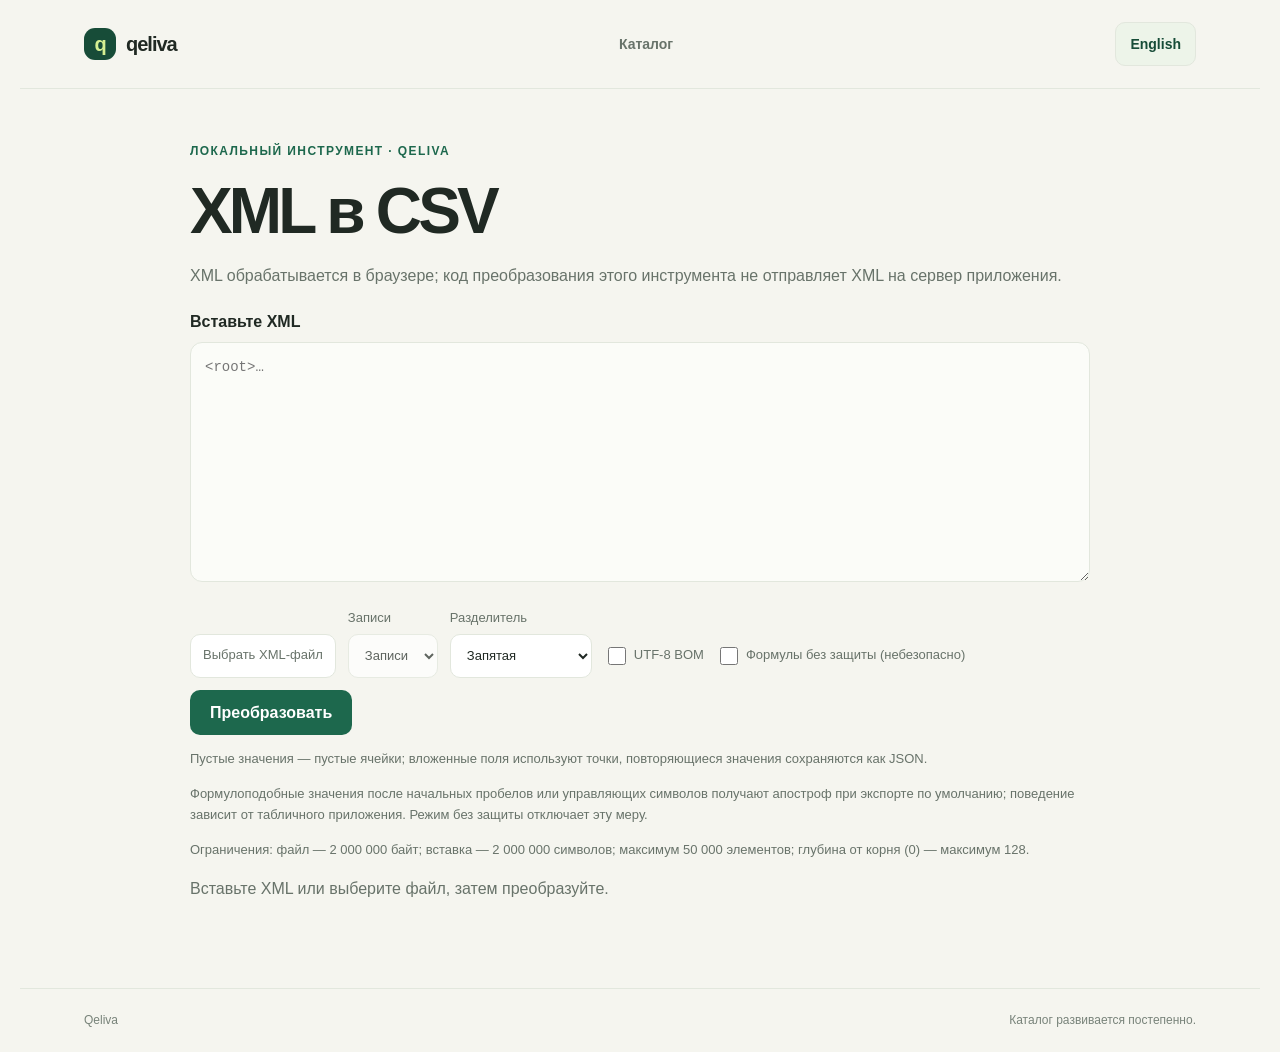
<file: ru/tools/xml-to-csv/index.html>
<!DOCTYPE html><html lang="ru"><head><meta charset="utf-8"><meta name="viewport" content="width=device-width, initial-scale=1"><meta name="robots" content="noindex,follow"><meta name="googlebot" content="noindex,follow"><title>XML в CSV — Qeliva</title><meta name="description" content="XML обрабатывается в браузере; код преобразования этого инструмента не отправляет XML на сервер приложения."><link rel="canonical" href="https://qeliva.com/ru/tools/xml-to-csv/"><link rel="alternate" hreflang="ru" href="https://qeliva.com/ru/tools/xml-to-csv/"><link rel="alternate" hreflang="en" href="https://qeliva.com/en/tools/xml-to-csv/"><link rel="icon" type="image/svg+xml" href="/favicon.svg"><meta property="og:type" content="website"><meta property="og:locale" content="ru_RU"><meta property="og:site_name" content="Qeliva"><meta property="og:title" content="XML в CSV — Qeliva"><meta property="og:description" content="XML обрабатывается в браузере; код преобразования этого инструмента не отправляет XML на сервер приложения."><meta property="og:url" content="https://qeliva.com/ru/tools/xml-to-csv/"><link rel="stylesheet" href="/_astro/tools.CypoteHq.css"><style>.xml-tool[data-astro-cid-jeld22q7]{max-width:900px;margin:auto;padding:54px 0 70px}.xml-tool[data-astro-cid-jeld22q7] h1[data-astro-cid-jeld22q7]{letter-spacing:-.06em;margin:18px 0;font-size:clamp(38px,7vw,64px);line-height:1.05}.xml-tool[data-astro-cid-jeld22q7]>p[data-astro-cid-jeld22q7]:not(.eyebrow){color:var(--muted)}.xml-tool[data-astro-cid-jeld22q7]>label[data-astro-cid-jeld22q7]{margin:20px 0 8px;font-weight:700;display:block}textarea[data-astro-cid-jeld22q7]{resize:vertical;border:1px solid var(--line);width:100%;min-height:200px;color:var(--ink);background:#fbfcf8;border-radius:12px;padding:14px;font:14px/1.5 ui-monospace,monospace}.controls[data-astro-cid-jeld22q7]{flex-wrap:wrap;align-items:end;gap:12px;margin-top:18px;display:flex}.controls[data-astro-cid-jeld22q7]>label[data-astro-cid-jeld22q7]{color:var(--muted);gap:5px;font-size:13px;display:grid}select[data-astro-cid-jeld22q7],button[data-astro-cid-jeld22q7],.file[data-astro-cid-jeld22q7]{font:inherit;border:1px solid var(--line);color:var(--ink);background:#fff;border-radius:10px;min-height:44px;padding:10px 12px}.file[data-astro-cid-jeld22q7]{cursor:pointer;align-items:center;display:inline-flex}.file[data-astro-cid-jeld22q7] input[data-astro-cid-jeld22q7]{opacity:0;width:1px;height:1px;position:absolute}.file[data-astro-cid-jeld22q7]:focus-within{outline-offset:3px;outline:3px solid #92b86b}.check[data-astro-cid-jeld22q7]{align-items:center;max-width:270px;min-height:44px;display:flex!important}.check[data-astro-cid-jeld22q7] input[data-astro-cid-jeld22q7]{width:18px;height:18px;accent-color:var(--green)}button[data-astro-cid-jeld22q7]{background:var(--green);color:#fff;cursor:pointer;border:0;padding-inline:20px;font-weight:700}.notice[data-astro-cid-jeld22q7]{margin:14px 0;font-size:13px}.table-wrap[data-astro-cid-jeld22q7]{border:1px solid var(--line);border-radius:12px;max-width:100%;overflow:auto}table[data-astro-cid-jeld22q7]{border-collapse:collapse;width:100%;font-size:14px}th[data-astro-cid-jeld22q7],td[data-astro-cid-jeld22q7]{text-align:left;border-bottom:1px solid var(--line);overflow-wrap:anywhere;max-width:280px;padding:9px 12px}th[data-astro-cid-jeld22q7]{background:var(--light)}#download[data-astro-cid-jeld22q7]{margin-top:16px}[data-astro-cid-jeld22q7]:focus-visible{outline-offset:3px;outline:3px solid #92b86b}@media (width<=600px){.xml-tool[data-astro-cid-jeld22q7]{padding-top:34px}.controls[data-astro-cid-jeld22q7]>[data-astro-cid-jeld22q7]{width:100%}}@media (prefers-reduced-motion:reduce){[data-astro-cid-jeld22q7],[data-astro-cid-jeld22q7]:before,[data-astro-cid-jeld22q7]:after{scroll-behavior:auto!important;transition:none!important;animation:none!important}}
.json-tool[data-astro-cid-n4jsj2m6]{max-width:900px;margin:auto;padding:54px 0 70px}.json-tool[data-astro-cid-n4jsj2m6] h1[data-astro-cid-n4jsj2m6]{letter-spacing:-.06em;margin:18px 0;font-size:clamp(38px,7vw,64px);line-height:1.05}.json-tool[data-astro-cid-n4jsj2m6]>p[data-astro-cid-n4jsj2m6]:not(.eyebrow){color:var(--muted)}.json-tool[data-astro-cid-n4jsj2m6]>label[data-astro-cid-n4jsj2m6]{margin:20px 0 8px;font-weight:700;display:block}textarea[data-astro-cid-n4jsj2m6]{resize:vertical;border:1px solid var(--line);width:100%;min-height:200px;color:var(--ink);background:#fbfcf8;border-radius:12px;padding:14px;font:14px/1.5 ui-monospace,monospace}.controls[data-astro-cid-n4jsj2m6]{flex-wrap:wrap;align-items:end;gap:12px;margin-top:18px;display:flex}.controls[data-astro-cid-n4jsj2m6]>label[data-astro-cid-n4jsj2m6]{color:var(--muted);gap:5px;font-size:13px;display:grid}select[data-astro-cid-n4jsj2m6],button[data-astro-cid-n4jsj2m6],.file[data-astro-cid-n4jsj2m6]{font:inherit;border:1px solid var(--line);color:var(--ink);background:#fff;border-radius:10px;min-height:44px;padding:10px 12px}.file[data-astro-cid-n4jsj2m6]{cursor:pointer;align-items:center;display:inline-flex}.file[data-astro-cid-n4jsj2m6] input[data-astro-cid-n4jsj2m6]{opacity:0;width:1px;height:1px;position:absolute}.file[data-astro-cid-n4jsj2m6]:focus-within{outline-offset:3px;outline:3px solid #92b86b}.check[data-astro-cid-n4jsj2m6]{align-items:center;max-width:300px;min-height:44px;display:flex!important}.check[data-astro-cid-n4jsj2m6] input[data-astro-cid-n4jsj2m6]{width:18px;height:18px;accent-color:var(--green)}button[data-astro-cid-n4jsj2m6]{background:var(--green);color:#fff;cursor:pointer;border:0;padding-inline:20px;font-weight:700}.notice[data-astro-cid-n4jsj2m6]{margin:14px 0;font-size:13px}.table-wrap[data-astro-cid-n4jsj2m6]{border:1px solid var(--line);border-radius:12px;max-width:100%;overflow:auto}table[data-astro-cid-n4jsj2m6]{border-collapse:collapse;width:100%;font-size:14px}th[data-astro-cid-n4jsj2m6],td[data-astro-cid-n4jsj2m6]{text-align:left;border-bottom:1px solid var(--line);overflow-wrap:anywhere;max-width:280px;padding:9px 12px}th[data-astro-cid-n4jsj2m6]{background:var(--light)}#download[data-astro-cid-n4jsj2m6]{margin-top:16px}[data-astro-cid-n4jsj2m6]:focus-visible{outline-offset:3px;outline:3px solid #92b86b}@media (width<=600px){.json-tool[data-astro-cid-n4jsj2m6]{padding-top:34px}.controls[data-astro-cid-n4jsj2m6]>[data-astro-cid-n4jsj2m6]{width:100%}}@media (prefers-reduced-motion:reduce){[data-astro-cid-n4jsj2m6],[data-astro-cid-n4jsj2m6]:before,[data-astro-cid-n4jsj2m6]:after{scroll-behavior:auto!important;transition:none!important;animation:none!important}}
</style></head><body><a class="skip-link" href="#main">Перейти к содержимому</a><header class="site-header"><a class="brand" href="/ru/" aria-label="Qeliva home"><span class="brand-mark" aria-hidden="true">q</span><span>qeliva</span></a><nav aria-label="Основная навигация"><a href="/ru/">Каталог</a></nav><a class="language-switch" href="/en/tools/xml-to-csv/" lang="en" aria-label="Switch to English">English</a></header><main id="main" class="page-shell"><section class="xml-tool" data-astro-cid-jeld22q7><p class="eyebrow" data-astro-cid-jeld22q7>ЛОКАЛЬНЫЙ ИНСТРУМЕНТ · QELIVA</p><h1 data-astro-cid-jeld22q7>XML в CSV</h1><p data-astro-cid-jeld22q7>XML обрабатывается в браузере; код преобразования этого инструмента не отправляет XML на сервер приложения.</p><label for="xml" data-astro-cid-jeld22q7>Вставьте XML</label><textarea id="xml" rows="10" spellcheck="false" placeholder="&lt;root&gt;…" data-astro-cid-jeld22q7></textarea><div class="controls" data-astro-cid-jeld22q7><label class="file" data-astro-cid-jeld22q7>Выбрать XML-файл<input id="file" type="file" accept=".xml,.txt,text/xml,text/plain" data-astro-cid-jeld22q7></label><label data-astro-cid-jeld22q7>Записи<select id="record" disabled aria-label="Записи" data-astro-cid-jeld22q7><option value="" selected disabled data-astro-cid-jeld22q7>Записи</option></select></label><label data-astro-cid-jeld22q7>Разделитель<select id="delimiter" data-astro-cid-jeld22q7><option value="," data-astro-cid-jeld22q7>Запятая</option><option value=";" data-astro-cid-jeld22q7>Точка с запятой</option><option value="&#9;" data-astro-cid-jeld22q7>Табуляция</option></select></label><label class="check" data-astro-cid-jeld22q7><input id="bom" type="checkbox" data-astro-cid-jeld22q7> UTF-8 BOM</label><label class="check" data-astro-cid-jeld22q7><input id="raw" type="checkbox" data-astro-cid-jeld22q7> Формулы без защиты (небезопасно)</label><button id="convert" type="button" data-astro-cid-jeld22q7>Преобразовать</button></div><p class="notice" data-astro-cid-jeld22q7>Пустые значения — пустые ячейки; вложенные поля используют точки, повторяющиеся значения сохраняются как JSON.</p><p class="notice" data-astro-cid-jeld22q7>Формулоподобные значения после начальных пробелов или управляющих символов получают апостроф при экспорте по умолчанию; поведение зависит от табличного приложения. Режим без защиты отключает эту меру.</p><p class="notice" data-astro-cid-jeld22q7>Ограничения: файл — 2 000 000 байт; вставка — 2 000 000 символов; максимум 50 000 элементов; глубина от корня (0) — максимум 128.</p><p id="status" role="status" aria-live="polite" data-astro-cid-jeld22q7></p><section id="result" hidden data-astro-cid-jeld22q7><h2 data-astro-cid-jeld22q7>Предпросмотр (первые 20 строк)</h2><div class="table-wrap" data-astro-cid-jeld22q7><table id="table" data-astro-cid-jeld22q7></table></div><button id="download" type="button" data-astro-cid-jeld22q7>Скачать CSV</button></section><p id="empty" data-astro-cid-jeld22q7>Вставьте XML или выберите файл, затем преобразуйте.</p></section><script type="module" src="/_astro/Tool.astro_astro_type_script_index_0_lang.BRzMEY3-.js"></script></main><footer class="site-footer"><span>Qeliva</span><span>Каталог развивается постепенно.</span></footer></body></html>
</file>
<file: _astro/tools.CypoteHq.css>
:root{color-scheme:light;--bg:#f5f5ef;--paper:#fffefa;--ink:#202923;--muted:#68736a;--line:#e2e7dd;--green:#1d684d;--deep:#174c38;--lime:#d5ef92;--light:#edf4e9;--shadow:0 18px 50px #28352d0b;font-synthesis:none;text-rendering:optimizelegibility;font-family:Inter,Segoe UI,Arial,sans-serif}*{box-sizing:border-box}html{scroll-behavior:smooth;background:var(--bg)}body{color:var(--ink);background:var(--bg);margin:0;font-size:16px;line-height:1.6}.site-header,.site-footer{justify-content:space-between;align-items:center;max-width:1240px;margin:auto;padding:22px clamp(20px,5vw,72px);display:flex}.site-header{border-bottom:1px solid var(--line)}.brand{color:var(--ink);letter-spacing:-1px;align-items:center;gap:10px;font-size:20px;font-weight:800;text-decoration:none;display:inline-flex}.brand-mark{background:var(--deep);width:32px;height:32px;color:var(--lime);border-radius:11px;place-items:center;font-weight:900;display:grid}.site-header nav a{color:var(--muted);border-radius:10px;padding:10px 14px;font-size:14px;font-weight:650;text-decoration:none}.site-header nav a:hover{background:var(--light);color:var(--deep)}.language-switch{border:1px solid var(--line);background:var(--light);min-height:44px;color:var(--deep);white-space:nowrap;border-radius:10px;justify-content:center;align-items:center;padding:8px 14px;font-size:14px;font-weight:650;text-decoration:none;transition:background-color .15s,border-color .15s;display:inline-flex}.language-switch:hover{background:var(--lime);border-color:var(--green);color:var(--deep)}.language-switch:focus-visible{outline-offset:3px;outline:3px solid #92b86b}.page-shell{max-width:1240px;margin:auto;padding:0 clamp(20px,5vw,72px)}.intro{border-bottom:1px solid var(--line);flex-direction:column;justify-content:center;align-items:flex-start;min-height:430px;padding:72px 0 56px;display:flex;position:relative;overflow:hidden}.eyebrow{color:var(--green);letter-spacing:1.4px;text-transform:uppercase;margin:0;font-size:12px;font-weight:800;line-height:1.4}.status-dot{background:#83a85b;border-radius:50%;width:8px;height:8px;margin-right:8px;display:inline-block;box-shadow:0 0 0 4px #83a85b20}.intro h1{z-index:1;letter-spacing:-.065em;margin:20px 0 13px;font-size:clamp(46px,7vw,82px);font-weight:760;line-height:.99;position:relative}.intro h1 span{color:var(--green)}.intro-copy{z-index:1;max-width:480px;color:var(--muted);margin:0;font-size:17px;position:relative}.jump-link{z-index:1;background:var(--deep);color:#fff;border-radius:12px;align-items:center;gap:17px;min-height:48px;margin-top:28px;padding:0 19px;font-size:14px;font-weight:700;text-decoration:none;transition:background .18s,transform .18s;display:inline-flex;position:relative}.jump-link:hover{background:var(--green);transform:translateY(-2px)}.jump-link span{color:var(--lime);font-size:19px}.motif{place-items:center;width:250px;height:250px;display:grid;position:absolute;top:50%;right:7%;transform:translateY(-50%)}.motif-ring{border:1px solid #b9cdb8;border-radius:50%;width:205px;height:205px;position:absolute;box-shadow:0 0 0 24px #edf4e988,0 0 0 48px #edf4e955}.motif-leaf{background:var(--lime);width:92px;height:92px;color:var(--deep);letter-spacing:-5px;box-shadow:var(--shadow);border-radius:32px 32px 32px 10px;place-items:center;font-size:56px;font-weight:850;display:grid;transform:rotate(-12deg)}.motif-caption{color:#819184;letter-spacing:1px;font:11px ui-monospace,monospace;position:absolute;bottom:0;right:12px}.catalog{padding:42px 0 37px}.section-heading{justify-content:space-between;align-items:end;margin-bottom:17px;display:flex}.section-heading .eyebrow{font-size:10px}.section-heading h2{letter-spacing:-1.1px;margin:5px 0 0;font-size:30px;line-height:1.15}.section-note{color:var(--muted);font-size:13px}.empty-state{background:var(--paper);min-height:148px;box-shadow:var(--shadow);border:1px solid #dbe4d9;border-radius:16px;align-items:center;gap:22px;padding:26px 30px;animation:.5s ease-out both arrive;display:flex}.empty-icon{background:var(--light);width:48px;height:48px;color:var(--green);border-radius:15px;flex:0 0 48px;place-items:center;font-size:27px;display:grid}.empty-state h3{letter-spacing:-.3px;margin:0 0 3px;font-size:18px}.empty-state p{color:var(--muted);max-width:580px;margin:0;font-size:14px}.empty-index{color:#8a9a8c;white-space:nowrap;margin-left:auto;font:12px ui-monospace,monospace}.groups{gap:16px;display:grid}.group h3{margin:0 0 7px}.group ul{padding:0;list-style:none}.group li a{background:var(--paper);color:inherit;justify-content:space-between;gap:15px;padding:14px;text-decoration:none;display:flex}.group li a:hover{background:var(--light)}.group li a span{color:var(--muted)}.note{border-top:1px solid var(--line);color:var(--muted);align-items:center;gap:13px;padding:17px 0;font-size:13px;display:flex}.note>span{background:var(--light);width:27px;height:27px;color:var(--green);border-radius:9px;place-items:center;display:grid}.note p{margin:0}.site-footer{border-top:1px solid var(--line);color:#78837a;font-size:12px}.skip-link{z-index:3;color:var(--deep);background:#fff;padding:12px;position:absolute;top:8px;left:8px;transform:translateY(-160%)}.skip-link:focus{transform:none}a:focus-visible{outline-offset:3px;border-radius:4px;outline:3px solid #729b4a}@keyframes arrive{0%{opacity:0;transform:translateY(9px)}to{opacity:1;transform:translateY(0)}}@media (width<=700px){.site-header,.site-footer{padding:16px 20px}.page-shell{padding:0 20px}.intro{min-height:390px;padding:54px 0 47px}.intro h1{max-width:100%;font-size:clamp(31px,9.4vw,46px)}.intro-copy{max-width:390px;font-size:16px}.motif{display:none}.motif-ring{width:120px;height:120px;box-shadow:0 0 0 15px #edf4e988,0 0 0 30px #edf4e955}.motif-leaf{border-radius:19px 19px 19px 6px;width:55px;height:55px;font-size:34px}.motif-caption{display:none}.catalog{padding:34px 0 28px}.section-heading{flex-direction:column;align-items:flex-start;gap:12px}.empty-state{align-items:flex-start;gap:15px;min-height:0;padding:21px 18px}.empty-state>div{flex:1;min-width:0}.empty-icon{flex-basis:42px;width:42px;height:42px}.empty-index{display:none}.site-footer{align-items:flex-start;gap:15px}.site-footer span:last-child{text-align:right}}@media (prefers-reduced-motion:reduce){*,:before,:after{scroll-behavior:auto!important;transition-duration:.01ms!important;animation-duration:.01ms!important;animation-iteration-count:1!important}}
</file>
